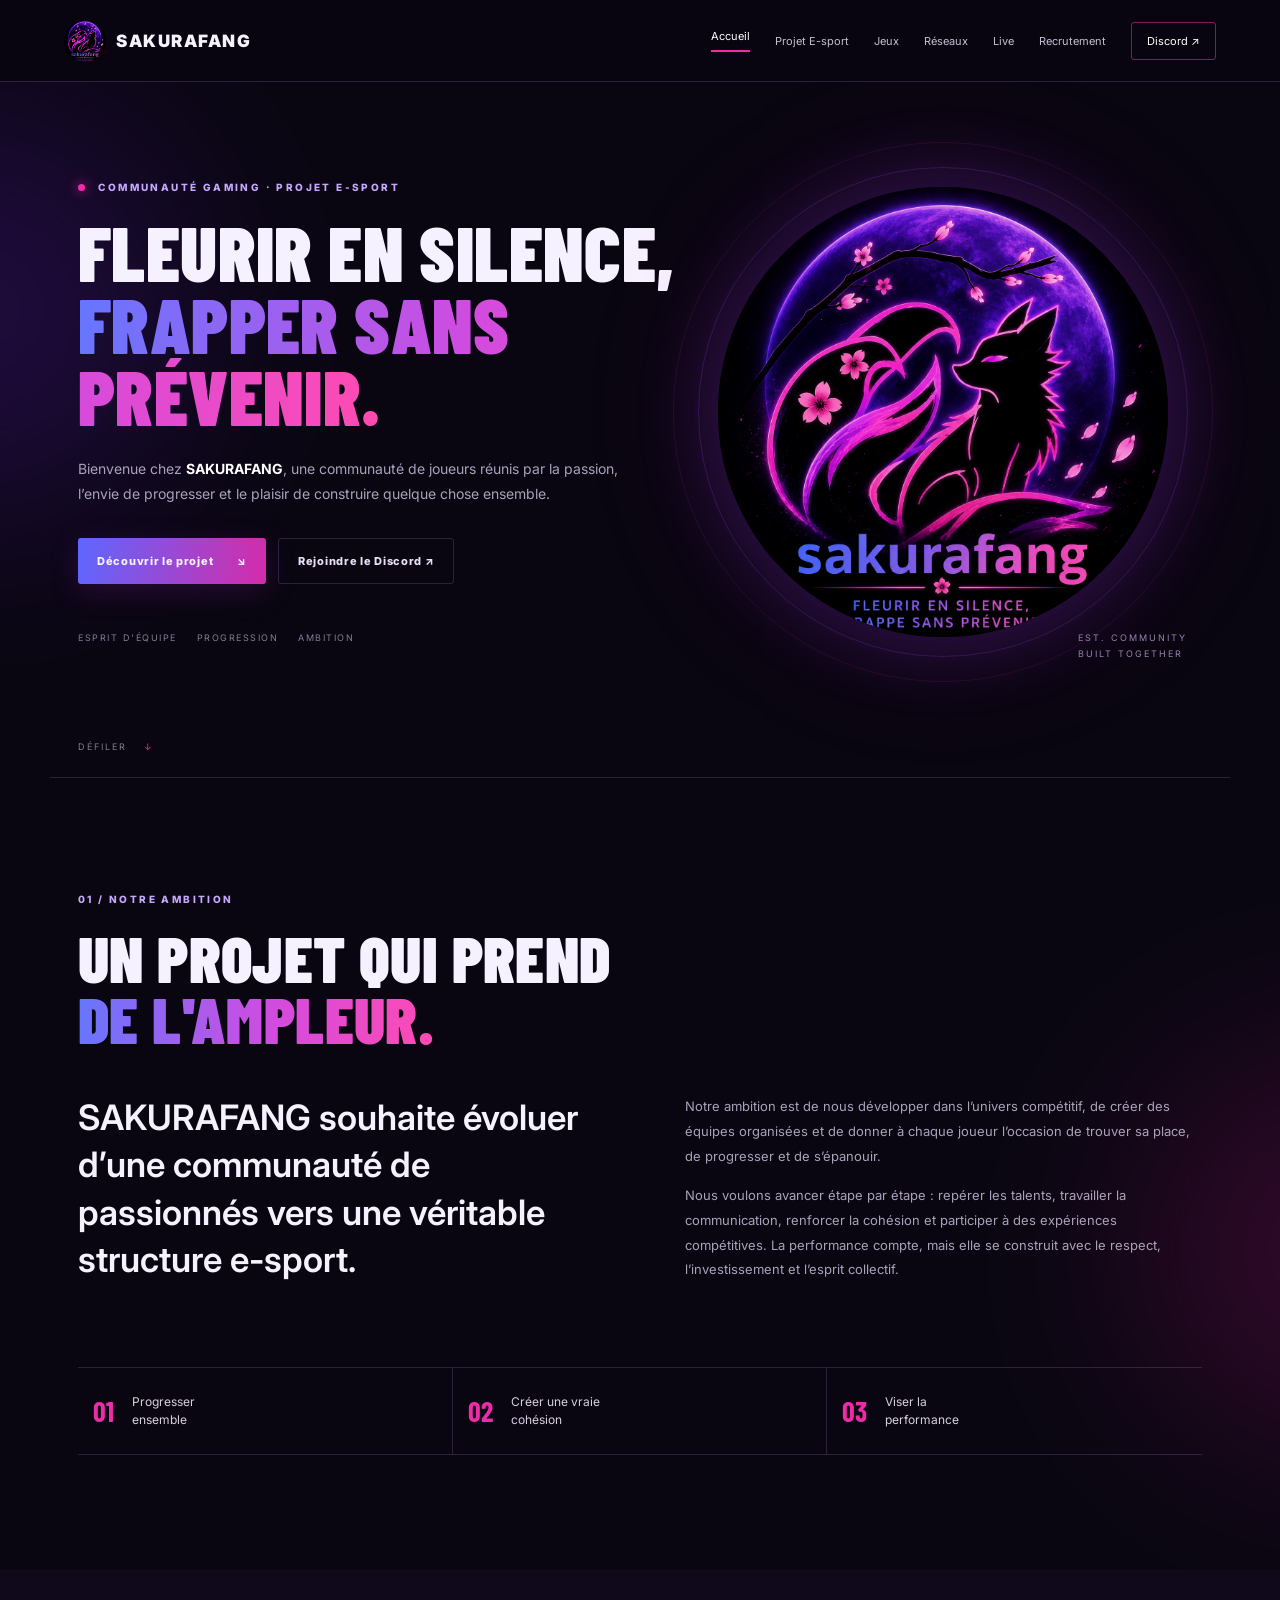
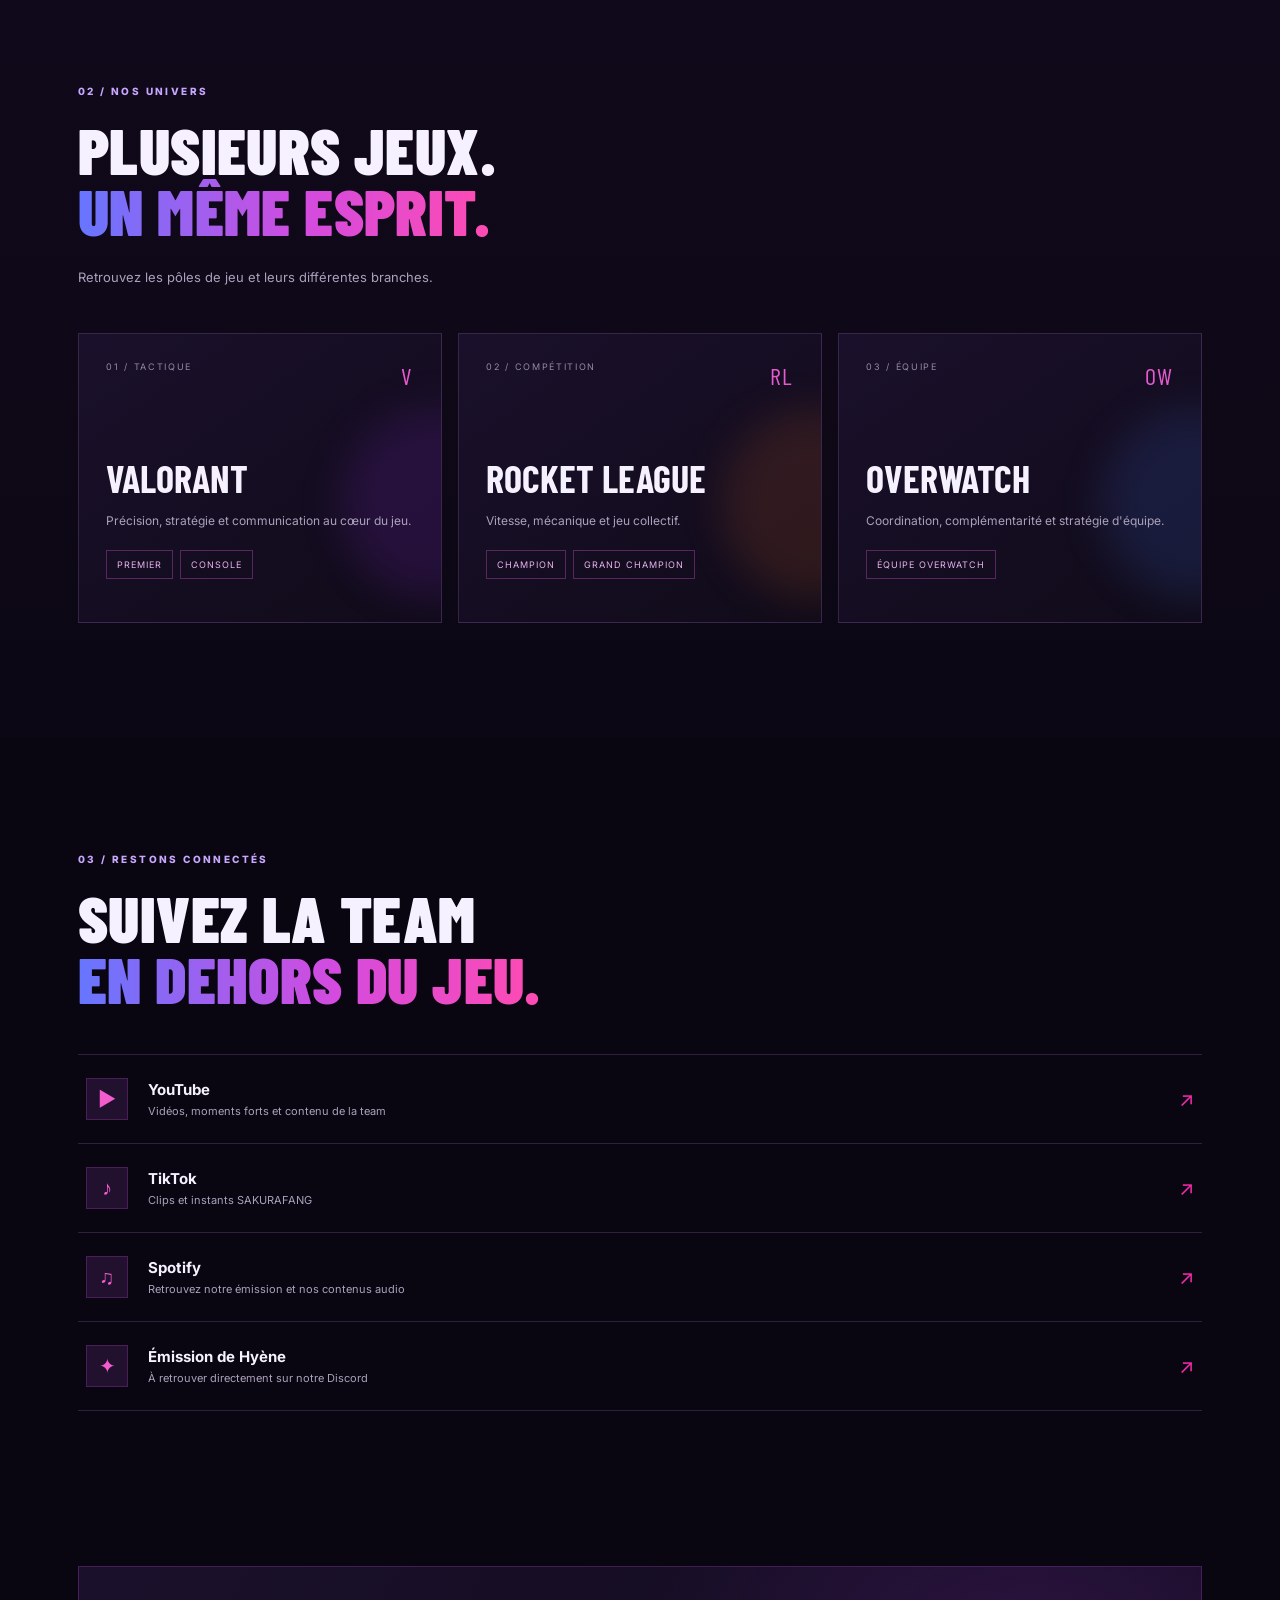
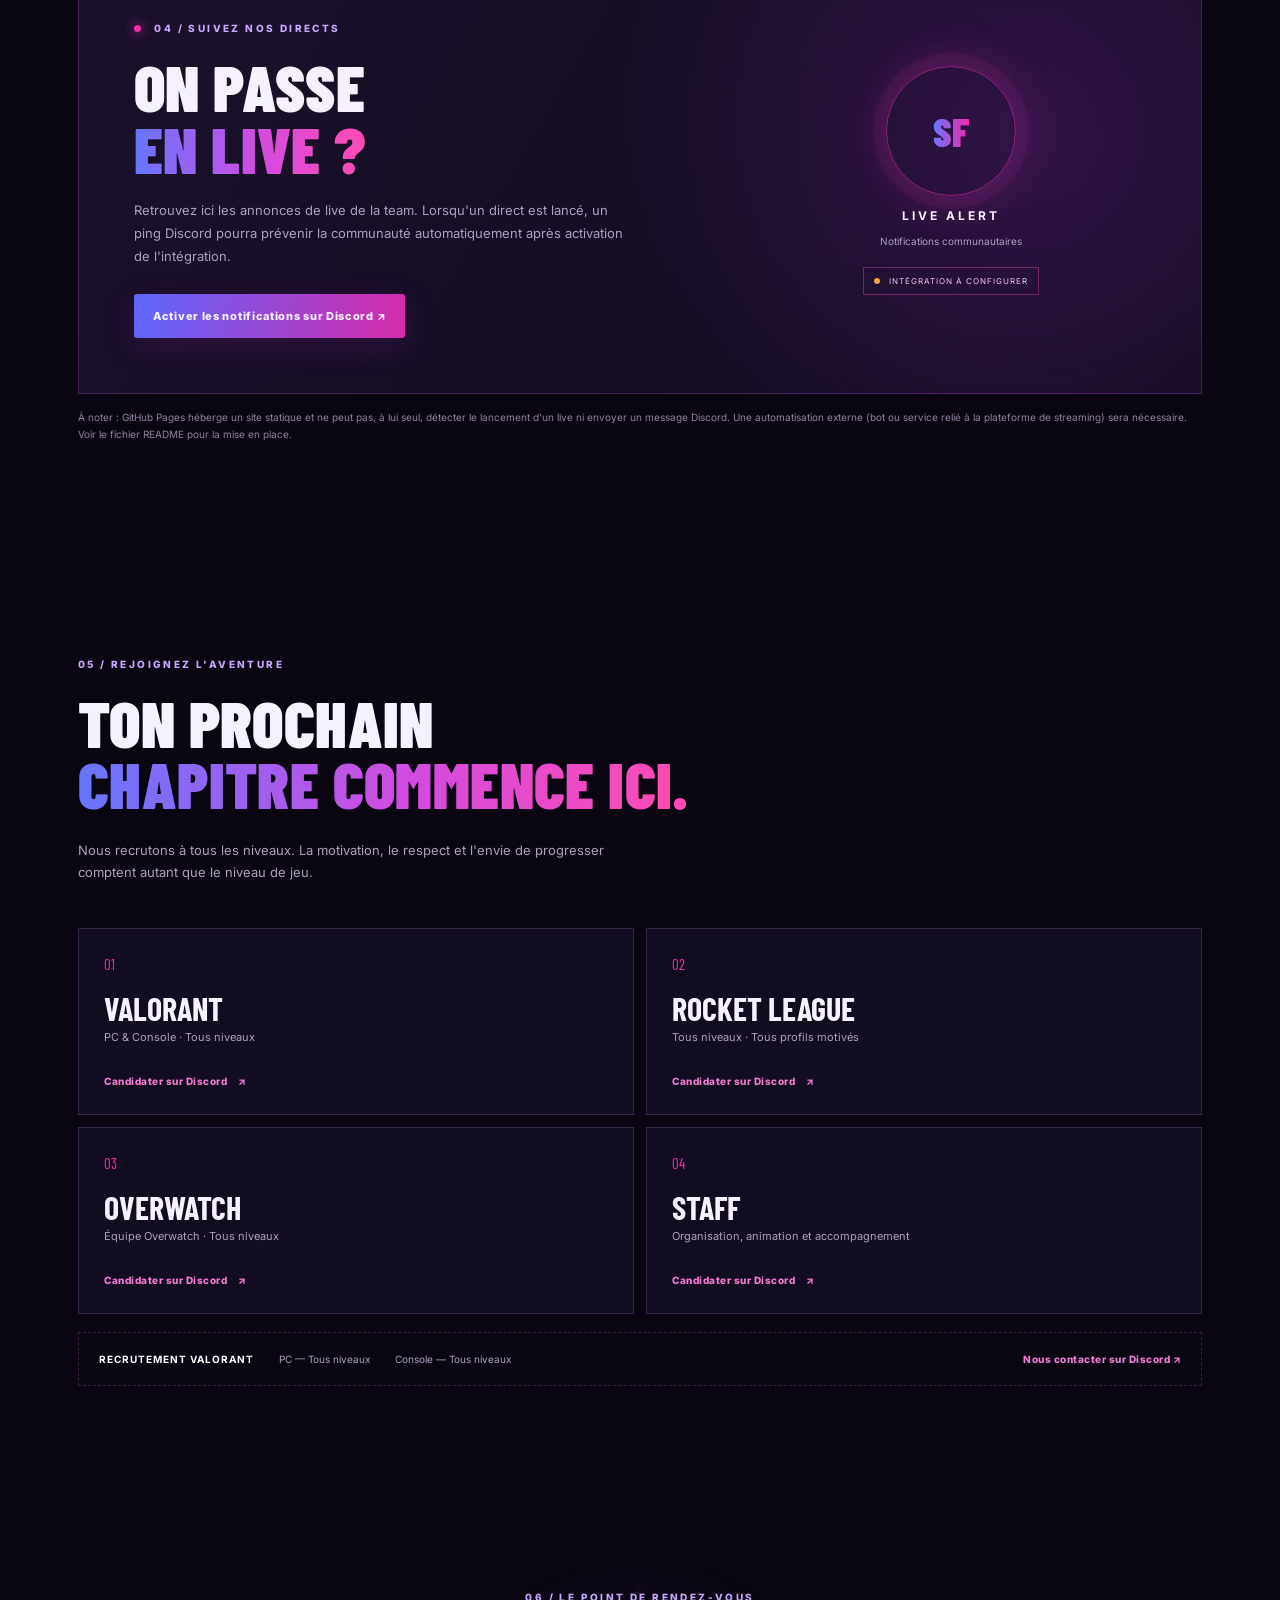
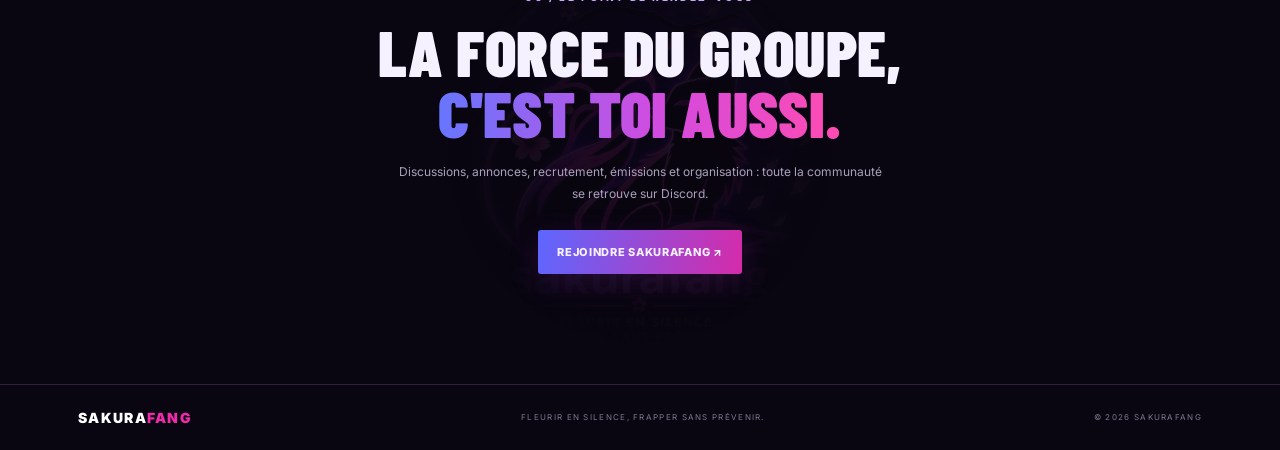
<file: index.html>
<!doctype html>
<html lang="fr">
<head>
  <meta charset="utf-8">
  <meta name="viewport" content="width=device-width, initial-scale=1">
  <meta name="theme-color" content="#090611">
  <meta name="description" content="SAKURAFANG — communauté gaming et projet e-sport. Fleurir en silence, frappe sans prévenir.">
  <title>SAKURAFANG — E-sport team</title>
  <link rel="preconnect" href="https://fonts.googleapis.com">
  <link rel="preconnect" href="https://fonts.gstatic.com" crossorigin>
  <link href="https://fonts.googleapis.com/css2?family=Barlow+Condensed:wght@500;600;700;800;900&family=Inter:wght@400;500;600;700;800&display=swap" rel="stylesheet">
  <link rel="stylesheet" href="styles.css">
</head>
<body>
  <div class="ambient ambient-one"></div><div class="ambient ambient-two"></div>
  <header class="site-header">
    <a class="brand" href="#accueil" aria-label="SAKURAFANG, accueil">
      <img src="assets/logo.png" alt="Logo SAKURAFANG">
      <span>SAKURAFANG</span>
    </a>
    <button class="menu-toggle" aria-label="Ouvrir le menu" aria-expanded="false">☰</button>
    <nav class="main-nav" aria-label="Navigation principale">
      <a href="#accueil" class="active">Accueil</a>
      <a href="#projet">Projet E-sport</a>
      <a href="#jeux">Jeux</a>
      <a href="#reseaux">Réseaux</a>
      <a href="#live">Live</a>
      <a href="#recrutement">Recrutement</a>
      <a href="#discord" class="nav-discord">Discord ↗</a>
    </nav>
  </header>

  <main>
    <section class="hero section" id="accueil">
      <div class="hero-copy">
        <p class="eyebrow"><span></span> COMMUNAUTÉ GAMING · PROJET E-SPORT</p>
        <h1>FLEURIR EN SILENCE,<br><em>FRAPPER SANS PRÉVENIR.</em></h1>
        <p class="hero-lead">Bienvenue chez <strong>SAKURAFANG</strong>, une communauté de joueurs réunis par la passion, l’envie de progresser et le plaisir de construire quelque chose ensemble.</p>
        <div class="hero-actions">
          <a class="button button-primary" href="#projet">Découvrir le projet <span>↘</span></a>
          <a class="button button-ghost" href="https://discord.gg/HyBn3UWkCU" target="_blank" rel="noopener">Rejoindre le Discord ↗</a>
        </div>
        <div class="hero-tags"><span>ESPRIT D'ÉQUIPE</span><span>PROGRESSION</span><span>AMBITION</span></div>
      </div>
      <div class="hero-art">
        <div class="logo-frame"><img src="assets/logo.png" alt="Emblème officiel de la team SAKURAFANG"></div>
        <div class="orbit orbit-a"></div><div class="orbit orbit-b"></div>
        <span class="art-caption">EST. COMMUNITY<br>BUILT TOGETHER</span>
      </div>
      <a class="scroll-cue" href="#projet">DÉFILER <span>↓</span></a>
    </section>

    <section class="section intro-section" id="projet">
      <div class="section-heading"><p class="eyebrow">01 / NOTRE AMBITION</p><h2>UN PROJET QUI PREND<br><em>DE L'AMPLEUR.</em></h2></div>
      <div class="intro-grid">
        <p class="large-copy">SAKURAFANG souhaite évoluer d’une communauté de passionnés vers une véritable structure e-sport.</p>
        <div class="body-copy"><p>Notre ambition est de nous développer dans l’univers compétitif, de créer des équipes organisées et de donner à chaque joueur l’occasion de trouver sa place, de progresser et de s’épanouir.</p><p>Nous voulons avancer étape par étape : repérer les talents, travailler la communication, renforcer la cohésion et participer à des expériences compétitives. La performance compte, mais elle se construit avec le respect, l’investissement et l’esprit collectif.</p></div>
      </div>
      <div class="values-row"><div><b>01</b><span>Progresser<br>ensemble</span></div><div><b>02</b><span>Créer une vraie<br>cohésion</span></div><div><b>03</b><span>Viser la<br>performance</span></div></div>
    </section>

    <section class="section games-section" id="jeux">
      <div class="section-heading"><p class="eyebrow">02 / NOS UNIVERS</p><h2>PLUSIEURS JEUX.<br><em>UN MÊME ESPRIT.</em></h2><p class="section-sub">Retrouvez les pôles de jeu et leurs différentes branches.</p></div>
      <div class="game-grid">
        <article class="game-card valorant"><div class="card-top"><span>01 / TACTIQUE</span><span class="game-symbol">V</span></div><h3>VALORANT</h3><p>Précision, stratégie et communication au cœur du jeu.</p><div class="chips"><span>PREMIER</span><span>CONSOLE</span></div></article>
        <article class="game-card rocket"><div class="card-top"><span>02 / COMPÉTITION</span><span class="game-symbol">RL</span></div><h3>ROCKET LEAGUE</h3><p>Vitesse, mécanique et jeu collectif.</p><div class="chips"><span>CHAMPION</span><span>GRAND CHAMPION</span></div></article>
        <article class="game-card overwatch"><div class="card-top"><span>03 / ÉQUIPE</span><span class="game-symbol">OW</span></div><h3>OVERWATCH</h3><p>Coordination, complémentarité et stratégie d'équipe.</p><div class="chips"><span>ÉQUIPE OVERWATCH</span></div></article>
      </div>
    </section>

    <section class="section networks-section" id="reseaux">
      <div class="section-heading"><p class="eyebrow">03 / RESTONS CONNECTÉS</p><h2>SUIVEZ LA TEAM<br><em>EN DEHORS DU JEU.</em></h2></div>
      <div class="social-list">
        <a href="https://youtube.com/@sakurafangtym?si=qIsGIOCn2w8YOdvS" target="_blank" rel="noopener" class="social-link"><span class="social-icon">▶</span><span><b>YouTube</b><small>Vidéos, moments forts et contenu de la team</small></span><span class="arrow">↗</span></a>
        <a href="https://www.tiktok.com/@sakurafang8?is_from_webapp=1&sender_device=pc" target="_blank" rel="noopener" class="social-link"><span class="social-icon">♪</span><span><b>TikTok</b><small>Clips et instants SAKURAFANG</small></span><span class="arrow">↗</span></a>
        <a href="https://open.spotify.com/show/0ec5MiyNX3XSKuLdH83D1r?si=VaJ1xBbZQxm3_tZV7i7hNg" target="_blank" rel="noopener" class="social-link"><span class="social-icon">♫</span><span><b>Spotify</b><small>Retrouvez notre émission et nos contenus audio</small></span><span class="arrow">↗</span></a>
        <a href="https://discord.gg/HyBn3UWkCU" target="_blank" rel="noopener" class="social-link"><span class="social-icon">✦</span><span><b>Émission de Hyène</b><small>À retrouver directement sur notre Discord</small></span><span class="arrow">↗</span></a>
      </div>
    </section>

    <section class="section live-section" id="live">
      <div class="live-panel">
        <div><p class="eyebrow"><span class="live-dot"></span> 04 / SUIVEZ NOS DIRECTS</p><h2>ON PASSE<br><em>EN LIVE ?</em></h2><p>Retrouvez ici les annonces de live de la team. Lorsqu'un direct est lancé, un ping Discord pourra prévenir la communauté automatiquement après activation de l'intégration.</p><a class="button button-primary" href="https://discord.gg/HyBn3UWkCU" target="_blank" rel="noopener">Activer les notifications sur Discord ↗</a></div>
        <div class="live-status"><div class="pulse-ring"><span>SF</span></div><b>LIVE ALERT</b><small>Notifications communautaires</small><span class="status-pill"><i></i> INTÉGRATION À CONFIGURER</span></div>
      </div>
      <p class="integration-note">À noter : GitHub Pages héberge un site statique et ne peut pas, à lui seul, détecter le lancement d'un live ni envoyer un message Discord. Une automatisation externe (bot ou service relié à la plateforme de streaming) sera nécessaire. Voir le fichier README pour la mise en place.</p>
    </section>

    <section class="section recruit-section" id="recrutement">
      <div class="section-heading"><p class="eyebrow">05 / REJOIGNEZ L'AVENTURE</p><h2>TON PROCHAIN<br><em>CHAPITRE COMMENCE ICI.</em></h2><p class="section-sub">Nous recrutons à tous les niveaux. La motivation, le respect et l'envie de progresser comptent autant que le niveau de jeu.</p></div>
      <div class="recruit-grid">
        <article class="recruit-card"><span class="recruit-number">01</span><h3>VALORANT</h3><p>PC & Console · Tous niveaux</p><a href="https://discord.gg/HyBn3UWkCU" target="_blank" rel="noopener">Candidater sur Discord <span>↗</span></a></article>
        <article class="recruit-card"><span class="recruit-number">02</span><h3>ROCKET LEAGUE</h3><p>Tous niveaux · Tous profils motivés</p><a href="https://discord.gg/HyBn3UWkCU" target="_blank" rel="noopener">Candidater sur Discord <span>↗</span></a></article>
        <article class="recruit-card"><span class="recruit-number">03</span><h3>OVERWATCH</h3><p>Équipe Overwatch · Tous niveaux</p><a href="https://discord.gg/HyBn3UWkCU" target="_blank" rel="noopener">Candidater sur Discord <span>↗</span></a></article>
        <article class="recruit-card"><span class="recruit-number">04</span><h3>STAFF</h3><p>Organisation, animation et accompagnement</p><a href="https://discord.gg/HyBn3UWkCU" target="_blank" rel="noopener">Candidater sur Discord <span>↗</span></a></article>
      </div>
      <div class="recruit-detail"><b>RECRUTEMENT VALORANT</b><span>PC — Tous niveaux</span><span>Console — Tous niveaux</span><a href="https://discord.gg/HyBn3UWkCU" target="_blank" rel="noopener">Nous contacter sur Discord ↗</a></div>
    </section>

    <section class="discord-cta section" id="discord">
      <img src="assets/logo.png" alt="" aria-hidden="true">
      <p class="eyebrow">06 / LE POINT DE RENDEZ-VOUS</p><h2>LA FORCE DU GROUPE,<br><em>C'EST TOI AUSSI.</em></h2>
      <p>Discussions, annonces, recrutement, émissions et organisation : toute la communauté se retrouve sur Discord.</p>
      <a class="button button-primary" href="https://discord.gg/HyBn3UWkCU" target="_blank" rel="noopener">REJOINDRE SAKURAFANG ↗</a>
    </section>
  </main>

  <footer><a class="footer-brand" href="#accueil">SAKURA<span>FANG</span></a><span>FLEURIR EN SILENCE, FRAPPER SANS PRÉVENIR.</span><span>© <span id="year"></span> SAKURAFANG</span></footer>
  <script src="script.js"></script>
</body>
</html>
</file>
<file: styles.css>
@import url('https://fonts.googleapis.com/css2?family=Barlow+Condensed:wght@500;600;700;800;900&display=swap');
:root{--bg:#090611;--panel:#120c20;--pink:#f02ba9;--violet:#8a4dff;--blue:#566dff;--text:#f6f1ff;--muted:#aaa1bb;--line:rgba(211,155,255,.18);--max:1180px}
*{box-sizing:border-box}html{scroll-behavior:smooth;scroll-padding-top:90px}body{margin:0;background:var(--bg);color:var(--text);font-family:Inter,Arial,sans-serif;overflow-x:hidden}a{color:inherit;text-decoration:none}.ambient{position:absolute;pointer-events:none;filter:blur(100px);opacity:.18;border-radius:50%;z-index:-1}.ambient-one{width:420px;height:420px;background:#8224ff;top:100px;left:-230px}.ambient-two{width:400px;height:400px;background:#e51a9a;top:1050px;right:-260px}
.site-header{height:82px;position:sticky;top:0;z-index:20;display:flex;align-items:center;justify-content:space-between;padding:0 max(calc((100vw - var(--max))/2),5vw);background:rgba(9,6,17,.88);backdrop-filter:blur(18px);border-bottom:1px solid var(--line)}.brand{display:flex;align-items:center;gap:10px;font-weight:900;letter-spacing:1.5px;font-size:17px}.brand img{width:42px;height:42px;object-fit:cover;border-radius:50%}.brand span span,.footer-brand span{color:var(--pink)}.main-nav{display:flex;align-items:center;gap:25px}.main-nav a{font-size:11px;color:#c5bdd1;transition:.2s}.main-nav a:hover,.main-nav a.active{color:#fff}.main-nav a.active:after{content:"";display:block;height:2px;background:var(--pink);margin-top:7px}.main-nav .nav-discord{padding:11px 15px;border:1px solid rgba(240,43,169,.55);border-radius:3px;color:#fff}.menu-toggle{display:none;background:none;color:white;border:0;font-size:25px}
.section{max-width:var(--max);margin:auto;padding:115px 28px}.hero{min-height:690px;display:grid;grid-template-columns:1.08fr .92fr;align-items:center;position:relative;padding-top:80px}.eyebrow{font-size:10px;letter-spacing:2.4px;font-weight:800;color:#c8a8ff;margin:0 0 22px}.eyebrow>span{display:inline-block;width:7px;height:7px;border-radius:50%;background:var(--pink);box-shadow:0 0 12px var(--pink);margin-right:9px}.hero h1,.section-heading h2,.live-panel h2,.discord-cta h2{font-family:'Barlow Condensed',Impact,sans-serif;font-size:clamp(48px,6vw,78px);line-height:.94;letter-spacing:.4px;margin:0 0 25px;font-weight:900}.hero h1 em,.section-heading h2 em,.live-panel h2 em,.discord-cta h2 em{font-style:normal;background:linear-gradient(90deg,#6676ff,#d34bdf 55%,#ff4bb2);-webkit-background-clip:text;background-clip:text;color:transparent}.hero-lead{max-width:540px;color:var(--muted);line-height:1.8;font-size:14px}.hero-lead strong{color:white}.hero-actions{display:flex;gap:12px;flex-wrap:wrap;margin-top:32px}.button{display:inline-flex;align-items:center;gap:24px;padding:15px 19px;font-size:11px;font-weight:800;letter-spacing:.7px;border-radius:3px;transition:.2s}.button-primary{background:linear-gradient(100deg,#5d67ff,#d52ba9);box-shadow:0 8px 30px #9c25b533}.button-primary:hover{transform:translateY(-3px);box-shadow:0 12px 35px #c52ca955}.button-ghost{border:1px solid var(--line);color:#e8def5}.hero-tags{display:flex;gap:20px;margin-top:48px;color:#867b98;font-size:9px;letter-spacing:1.5px}.hero-art{position:relative;display:grid;place-items:center;min-height:500px}.logo-frame{width:min(100%,450px);aspect-ratio:1;border-radius:50%;overflow:hidden;box-shadow:0 0 80px #842cff44,0 0 150px #ed2ba922;position:relative;z-index:2}.logo-frame img{width:100%;height:100%;object-fit:cover}.orbit{position:absolute;border:1px solid #b43fff33;border-radius:50%;width:490px;height:490px}.orbit-b{width:540px;height:540px;border-color:#f02ba91b}.art-caption{position:absolute;bottom:0;right:3%;font-size:9px;letter-spacing:2px;line-height:1.8;color:#9586ad}.scroll-cue{position:absolute;bottom:25px;left:28px;font-size:9px;letter-spacing:2px;color:#857a95}.scroll-cue span{color:var(--pink);margin-left:12px}
.section-heading{margin-bottom:45px}.section-heading h2,.live-panel h2,.discord-cta h2{font-size:clamp(44px,5.2vw,65px)}.section-sub{color:var(--muted);font-size:13px;line-height:1.7;max-width:560px;margin-top:20px}.intro-section{border-top:1px solid var(--line)}.intro-grid{display:grid;grid-template-columns:1fr 1fr;gap:90px}.large-copy{font-size:clamp(23px,3vw,35px);font-weight:600;line-height:1.35;margin:0}.body-copy{color:var(--muted);font-size:13px;line-height:1.9}.body-copy p{margin:0 0 15px}.values-row{display:grid;grid-template-columns:repeat(3,1fr);margin-top:70px;border-top:1px solid var(--line);border-bottom:1px solid var(--line)}.values-row>div{padding:25px 15px;display:flex;gap:18px;align-items:center;border-right:1px solid var(--line)}.values-row>div:last-child{border:0}.values-row b{font-family:'Barlow Condensed';font-size:28px;color:var(--pink)}.values-row span{font-size:12px;line-height:1.5;color:#d9cfe5}
.games-section{max-width:none;background:linear-gradient(180deg,#10091b,#0c0714);padding-left:max(calc((100vw - var(--max))/2 + 28px),5vw);padding-right:max(calc((100vw - var(--max))/2 + 28px),5vw)}.game-grid{display:grid;grid-template-columns:repeat(3,1fr);gap:16px}.game-card{min-height:290px;padding:27px;background:linear-gradient(145deg,#1a102b,#100b19);border:1px solid var(--line);position:relative;overflow:hidden}.game-card:after{content:"";position:absolute;width:190px;height:190px;border-radius:50%;right:-90px;top:75px;background:#a62cff22;filter:blur(20px)}.rocket:after{background:#ff7a2920}.overwatch:after{background:#477dff22}.card-top{display:flex;justify-content:space-between;color:#9589a7;font-size:9px;letter-spacing:1.7px}.game-symbol{font-family:'Barlow Condensed';font-size:24px;color:#e65bce}.game-card h3,.recruit-card h3{font-family:'Barlow Condensed';font-size:38px;margin:65px 0 8px;position:relative;z-index:1}.game-card p{font-size:12px;color:var(--muted);position:relative;z-index:1}.chips{display:flex;gap:7px;flex-wrap:wrap;margin-top:22px;position:relative;z-index:1}.chips span{font-size:9px;letter-spacing:1px;padding:8px 10px;border:1px solid #c14cbd66;color:#e7b5ed}
.social-list{border-top:1px solid var(--line)}.social-link{display:flex;align-items:center;gap:20px;padding:23px 8px;border-bottom:1px solid var(--line);transition:.2s}.social-link:hover{background:#ffffff06;padding-left:17px}.social-icon{width:42px;height:42px;display:grid;place-items:center;background:#21112f;color:#f45cce;font-size:20px;border:1px solid #9b3eaa55}.social-link b{display:block;font-size:15px}.social-link small{display:block;color:var(--muted);font-size:11px;margin-top:5px}.social-link .arrow{margin-left:auto;color:var(--pink);font-size:20px}
.live-section{padding-top:40px}.live-panel{padding:55px;display:grid;grid-template-columns:1.2fr .8fr;gap:35px;align-items:center;background:radial-gradient(circle at 85% 40%,#4b1d6a88,transparent 42%),linear-gradient(120deg,#1a102b,#100a1b);border:1px solid #b64bd044}.live-panel h2{margin-bottom:20px}.live-panel p:not(.eyebrow){color:var(--muted);font-size:13px;line-height:1.8;max-width:500px;margin-bottom:25px}.live-status{display:flex;flex-direction:column;align-items:center;gap:12px}.pulse-ring{width:130px;height:130px;border:1px solid #f02ba988;border-radius:50%;display:grid;place-items:center;box-shadow:0 0 0 13px #f02ba911,0 0 50px #d22bb955}.pulse-ring span{font-family:'Barlow Condensed';font-size:40px;font-weight:900;background:linear-gradient(90deg,#6876ff,#f02ba9);color:transparent;background-clip:text}.live-status>b{letter-spacing:3px;font-size:12px}.live-status small{color:var(--muted);font-size:10px}.status-pill{font-size:8px;letter-spacing:1px;color:#f2c4e8;border:1px solid #e34ca866;padding:8px 10px;margin-top:8px}.status-pill i{display:inline-block;width:6px;height:6px;border-radius:50%;background:#f2a43b;margin-right:6px}.integration-note{font-size:10px;color:#8e839d;line-height:1.7;margin:15px 0 0}
.recruit-section{padding-top:100px}.recruit-grid{display:grid;grid-template-columns:repeat(2,1fr);gap:12px}.recruit-card{padding:25px;background:#120c20;border:1px solid var(--line);position:relative}.recruit-number{font-family:'Barlow Condensed';font-size:15px;color:var(--pink)}.recruit-card h3{margin:15px 0 3px;font-size:32px}.recruit-card p{font-size:11px;color:var(--muted);margin:0 0 25px}.recruit-card a,.recruit-detail a{font-size:10px;font-weight:800;letter-spacing:.5px;color:#f17bd2}.recruit-card a span{margin-left:8px}.recruit-detail{display:flex;align-items:center;gap:25px;flex-wrap:wrap;margin-top:18px;padding:20px;border:1px dashed #a64aa855;color:var(--muted);font-size:10px}.recruit-detail b{color:#fff;letter-spacing:1px}.recruit-detail a{margin-left:auto}
.discord-cta{text-align:center;padding-top:90px;padding-bottom:110px;position:relative;overflow:hidden}.discord-cta img{position:absolute;width:400px;height:400px;object-fit:cover;border-radius:50%;opacity:.09;left:50%;top:50%;transform:translate(-50%,-48%);z-index:-1;mask-image:radial-gradient(circle,#000 20%,transparent 70%)}.discord-cta .eyebrow{margin-bottom:18px}.discord-cta h2{margin-bottom:18px}.discord-cta>p:not(.eyebrow){font-size:12px;color:var(--muted);max-width:490px;line-height:1.8;margin:0 auto 25px}
footer{border-top:1px solid var(--line);padding:24px max(calc((100vw - var(--max))/2 + 28px),5vw);display:flex;align-items:center;justify-content:space-between;gap:20px;color:#81778f;font-size:8px;letter-spacing:1.3px}.footer-brand{font-size:14px;font-weight:900;color:#fff}
@media(max-width:900px){.main-nav{gap:13px}.main-nav a{font-size:10px}.hero{grid-template-columns:1fr .8fr}.logo-frame{width:100%}.orbit{width:110%;height:auto;aspect-ratio:1}.intro-grid{gap:35px}}
@media(max-width:700px){.site-header{height:70px;padding:0 20px}.menu-toggle{display:block}.main-nav{display:none;position:absolute;top:70px;left:0;right:0;padding:18px 22px 25px;background:#0d0817;border-bottom:1px solid var(--line);flex-direction:column;align-items:stretch;gap:0}.main-nav.open{display:flex}.main-nav a{padding:13px 0;font-size:12px}.main-nav a.active:after{display:none}.main-nav .nav-discord{margin-top:8px;text-align:center}.section{padding:80px 22px}.hero{display:flex;flex-direction:column-reverse;align-items:stretch;padding-top:40px;min-height:0}.hero-art{min-height:300px;margin-bottom:35px}.logo-frame{width:280px}.orbit{width:310px}.orbit-b{width:340px}.art-caption{right:0;bottom:-8px}.hero h1{font-size:49px}.hero-lead{font-size:13px}.scroll-cue{display:none}.intro-grid{grid-template-columns:1fr;gap:18px}.values-row{margin-top:35px}.values-row>div{padding:17px 8px;gap:9px}.values-row b{font-size:22px}.values-row span{font-size:10px}.game-grid{grid-template-columns:1fr}.game-card{min-height:240px}.game-card h3{margin-top:42px}.live-panel{grid-template-columns:1fr;padding:30px 22px}.live-status{padding:20px 0 5px}.recruit-grid{grid-template-columns:1fr}.recruit-detail{gap:13px;align-items:flex-start;flex-direction:column}.recruit-detail a{margin-left:0}.discord-cta img{width:300px;height:300px}footer{padding:22px;flex-direction:column;text-align:center;gap:10px}}
</file>
